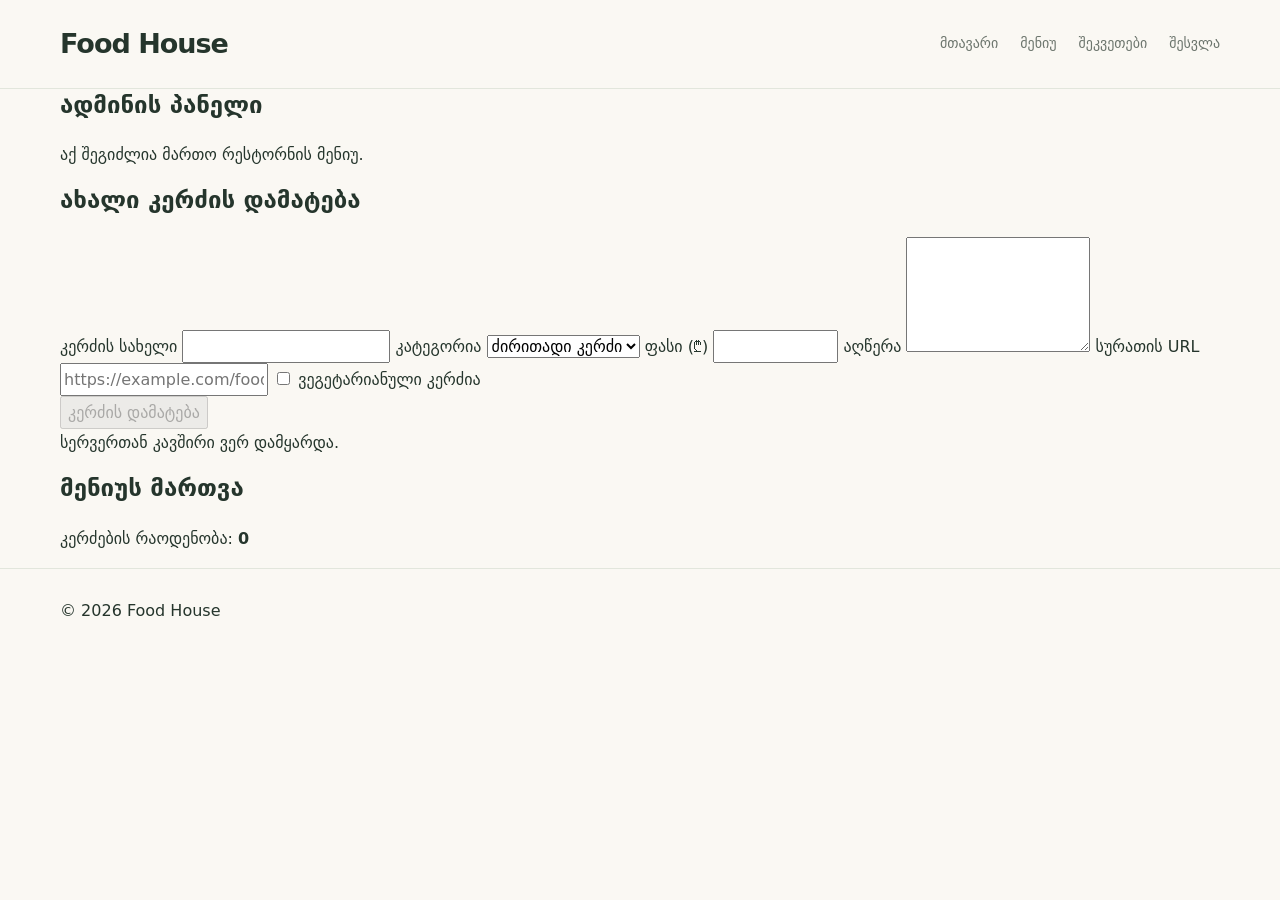
<file: restaurant/admin.html>
<!doctype html>
<html lang="ka">
  <head>
    <meta charset="UTF-8" />
    <meta name="viewport" content="width=device-width, initial-scale=1.0" />
    <title>ადმინის პანელი | Food House</title>
    <link rel="stylesheet" href="css/style.css" />

    <script src="js/auth.js" defer></script>
    <script src="js/cart.js" defer></script>
    <script src="js/common.js" defer></script>
    <script src="js/data.js" defer></script>
    <script src="js/pages.js" defer></script>
  </head>
  <body>
    <header class="site-header">
      <div class="container header-content">
        <a class="logo" href="index.html">Food House</a>

        <button
          class="menu-toggle"
          id="menuToggle"
          aria-label="მენიუს გახსნა"
          aria-expanded="false"
        >
          ☰
        </button>

        <nav class="nav-menu" id="navMenu">
          <a href="index.html">მთავარი</a>
          <a href="menu.html">მენიუ</a>
          <a href="orders.html">შეკვეთები</a>
          <a href="login.html">შესვლა</a>
        </nav>
      </div>
    </header>

    <main class="container admin-page">
      <section class="admin-heading">
        <h1>ადმინის პანელი</h1>
        <p>აქ შეგიძლია მართო რესტორნის მენიუ.</p>
      </section>

      <section class="admin-form-section">
        <h2 id="adminFormTitle">ახალი კერძის დამატება</h2>

        <form id="dishForm">
          <input type="hidden" id="editDishId" />

          <label for="dishName">კერძის სახელი</label>
          <input type="text" id="dishName" required maxlength="80" />

          <label for="dishCategory">კატეგორია</label>
          <select id="dishCategory" required>
            <option value="ძირითადი კერძი">ძირითადი კერძი</option>
            <option value="სალათი">სალათი</option>
            <option value="დესერტი">დესერტი</option>
            <option value="სასმელი">სასმელი</option>
          </select>

          <label for="dishPrice">ფასი (₾)</label>
          <input
            type="number"
            id="dishPrice"
            min="0.01"
            max="10000"
            step="0.01"
            required
          />

          <label for="dishDescription">აღწერა</label>
          <textarea
            id="dishDescription"
            rows="4"
            maxlength="500"
            required
          ></textarea>

          <label for="dishImage">სურათის URL</label>
          <input
            type="url"
            id="dishImage"
            placeholder="https://example.com/food.webp"
            required
          />

          <label class="admin-checkbox">
            <input type="checkbox" id="dishVegetarian" />
            ვეგეტარიანული კერძია
          </label>

          <div class="admin-form-actions">
            <button type="submit" class="auth-button" id="saveDishButton">
              კერძის დამატება
            </button>

            <button
              type="button"
              class="cancel-edit-button"
              id="cancelEditButton"
              hidden
            >
              გაუქმება
            </button>
          </div>

          <p id="adminMessage" role="status" aria-live="polite"></p>
        </form>
      </section>

      <section class="admin-dishes-section">
        <h2>მენიუს მართვა</h2>
        <p>კერძების რაოდენობა: <strong id="adminDishCount">0</strong></p>
        <div id="adminDishList" class="admin-dish-list"></div>
      </section>
    </main>

    <footer class="site-footer">
      <div class="container">
        <p>© <span id="currentYear"></span> Food House</p>
      </div>
    </footer>
  </body>
</html>
</file>
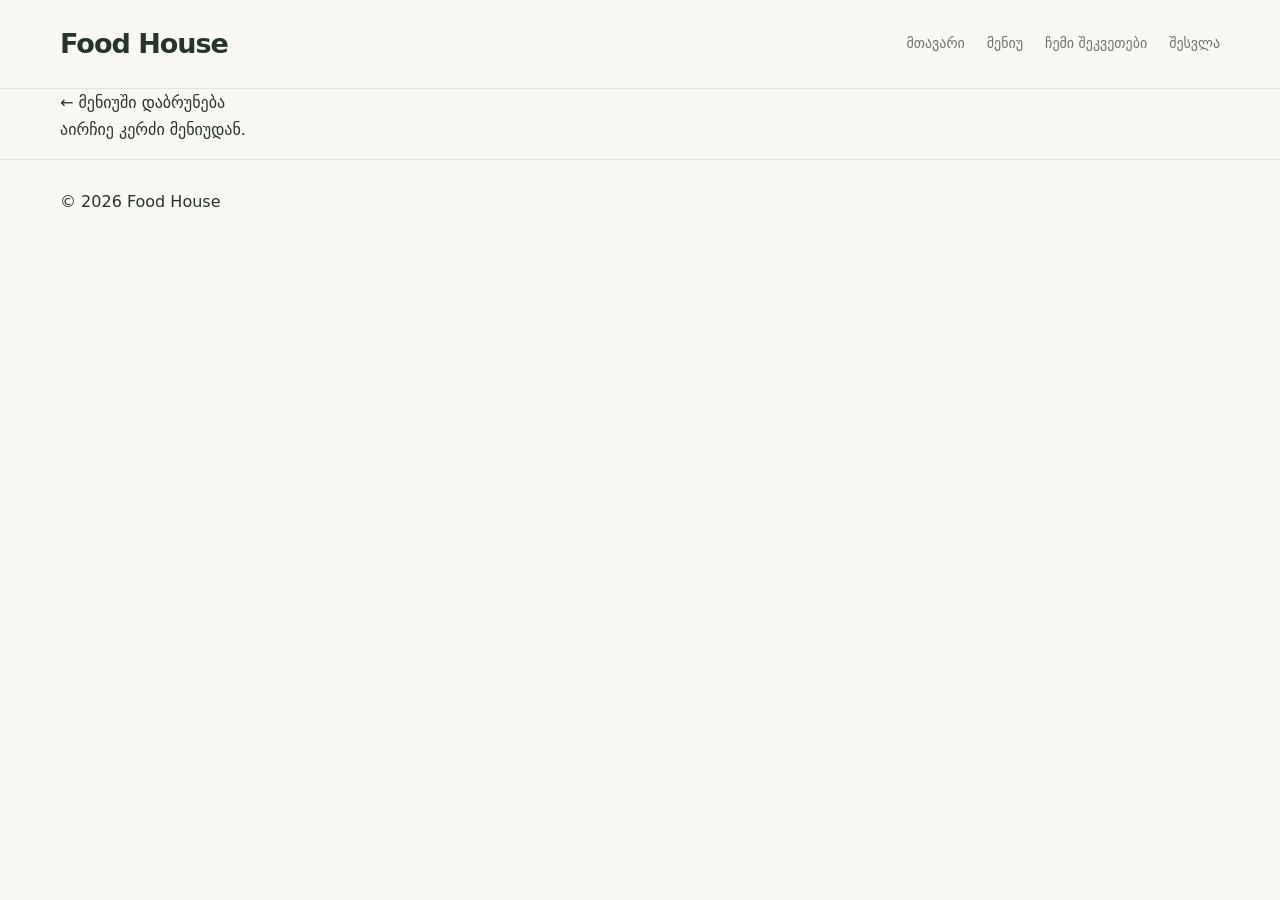
<file: restaurant/details.html>
<!doctype html>
<html lang="ka">
  <head>
    <meta charset="UTF-8" />
    <meta name="viewport" content="width=device-width, initial-scale=1.0" />
    <title>კერძის დეტალები | Food House</title>
    <link rel="stylesheet" href="css/style.css" />

    <script src="js/auth.js" defer></script>
    <script src="js/cart.js" defer></script>
    <script src="js/common.js" defer></script>
    <script src="js/data.js" defer></script>
    <script src="js/pages.js" defer></script>
  </head>
  <body>
    <header class="site-header">
      <div class="container header-content">
        <a class="logo" href="index.html">Food House</a>

        <button
          class="menu-toggle"
          id="menuToggle"
          aria-label="მენიუს გახსნა"
          aria-expanded="false"
        >
          ☰
        </button>

        <nav class="nav-menu" id="navMenu">
          <a href="index.html">მთავარი</a>
          <a href="menu.html">მენიუ</a>
          <a href="orders.html">ჩემი შეკვეთები</a>
          <a href="login.html">შესვლა</a>
        </nav>
      </div>
    </header>

    <main class="container details-page">
      <a class="back-link" href="menu.html">← მენიუში დაბრუნება</a>

      <section id="dishDetails" class="dish-details">
        <p>კერძის ინფორმაცია იტვირთება...</p>
      </section>

      <p id="detailsMessage" class="details-message" role="status"></p>
    </main>

    <footer class="site-footer">
      <div class="container">
        <p>© <span id="currentYear"></span> Food House</p>
      </div>
    </footer>
  </body>
</html>
</file>
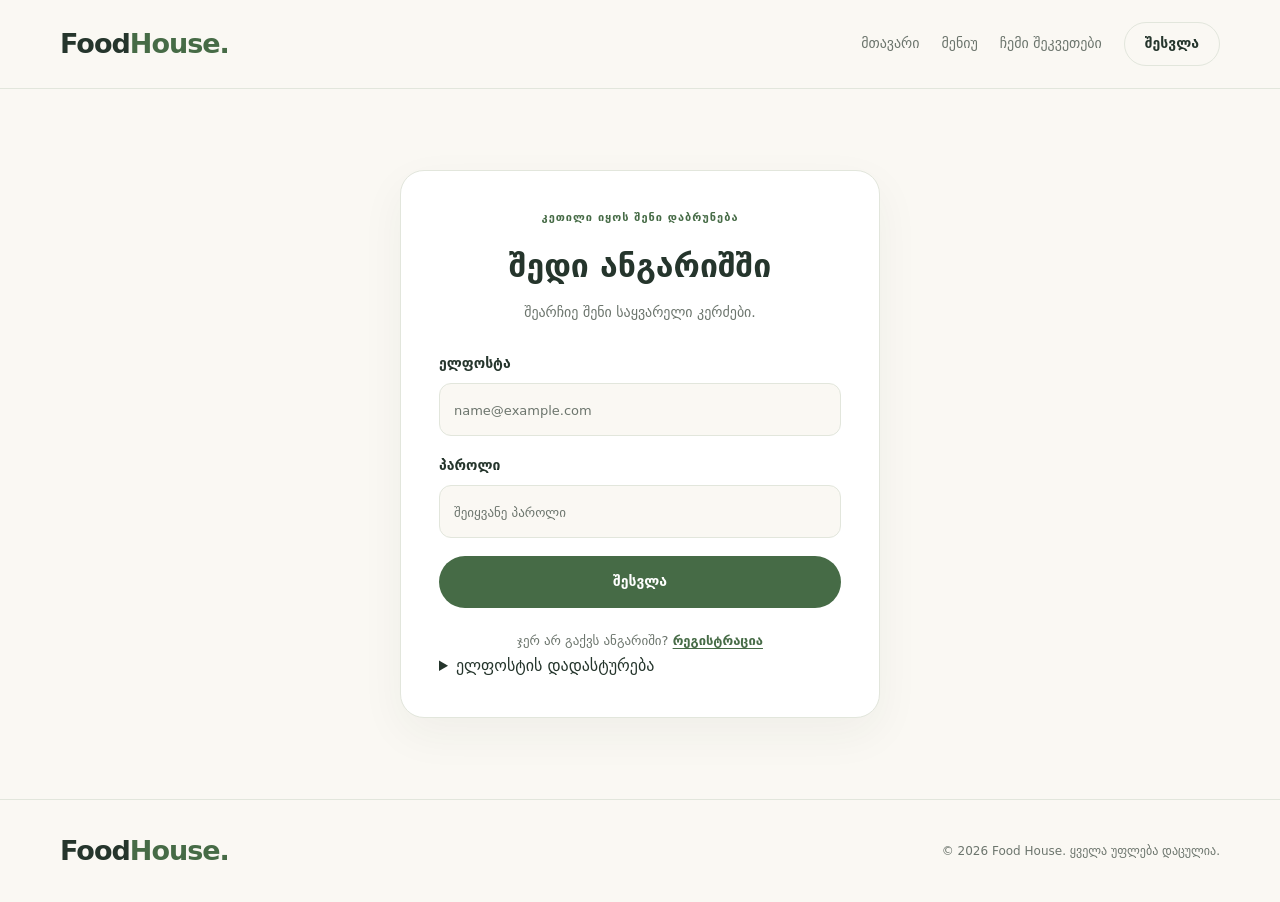
<file: restaurant/login.html>
<!DOCTYPE html>
<html lang="ka">
<head>
    <meta charset="UTF-8">
    <meta name="viewport" content="width=device-width, initial-scale=1.0">

    <title>შესვლა | Food House</title>

    <link rel="stylesheet" href="css/style.css">

    <script src="js/auth.js" defer></script>
    <script src="js/common.js" defer></script>
</head>

<body>
    <header class="site-header">
        <div class="container header-content">
            <a href="index.html" class="logo">
                Food<span>House.</span>
            </a>

            <button
                type="button"
                class="menu-toggle"
                id="menuToggle"
                aria-label="მენიუს გახსნა"
                aria-controls="navMenu"
                aria-expanded="false"
            >
                <span></span>
                <span></span>
                <span></span>
            </button>

            <nav class="nav-menu" id="navMenu" aria-label="მთავარი ნავიგაცია">
                <a href="index.html">მთავარი</a>
                <a href="menu.html">მენიუ</a>

                <a href="orders.html" class="orders-link">
                    ჩემი შეკვეთები
                    <span
                        class="orders-badge"
                        id="ordersBadge"
                        role="status"
                        aria-live="polite"
                        hidden
                    ></span>
                </a>

                <div class="nav-auth" id="authArea">
                    <a href="login.html" class="button button-small button-outline">
                        შესვლა
                    </a>
                </div>
            </nav>
        </div>
    </header>

    <main class="auth-page">
        <section class="auth-card" aria-labelledby="loginTitle">
            <div class="auth-heading">
                <p class="eyebrow">კეთილი იყოს შენი დაბრუნება</p>
                <h1 id="loginTitle">შედი ანგარიშში</h1>
                <p>შეარჩიე შენი საყვარელი კერძები.</p>
            </div>

            <form id="loginForm" class="auth-form">
                <div class="form-field">
                    <label for="loginEmail">ელფოსტა</label>
                    <input
                        type="email"
                        id="loginEmail"
                        name="email"
                        placeholder="name@example.com"
                        autocomplete="username"
                        required
                    >
                </div>

                <div class="form-field">
                    <label for="loginPassword">პაროლი</label>
                    <input
                        type="password"
                        id="loginPassword"
                        name="password"
                        placeholder="შეიყვანე პაროლი"
                        autocomplete="current-password"
                        required
                    >
                </div>

                <p
                    id="loginMessage"
                    class="form-message"
                    role="status"
                    aria-live="polite"
                ></p>

                <button type="submit" class="button button-primary auth-submit">
                    შესვლა
                </button>

                <p class="auth-switch">
                    ჯერ არ გაქვს ანგარიში?
                    <a href="register.html">რეგისტრაცია</a>
                </p>
            </form>
        </section>
    </main>

    <footer class="site-footer">
        <div class="container footer-content">
            <a href="index.html" class="logo">
                Food<span>House.</span>
            </a>

            <p>
                © <span id="currentYear"></span>
                Food House. ყველა უფლება დაცულია.
            </p>
        </div>
    </footer>
</body>
</html>
</file>
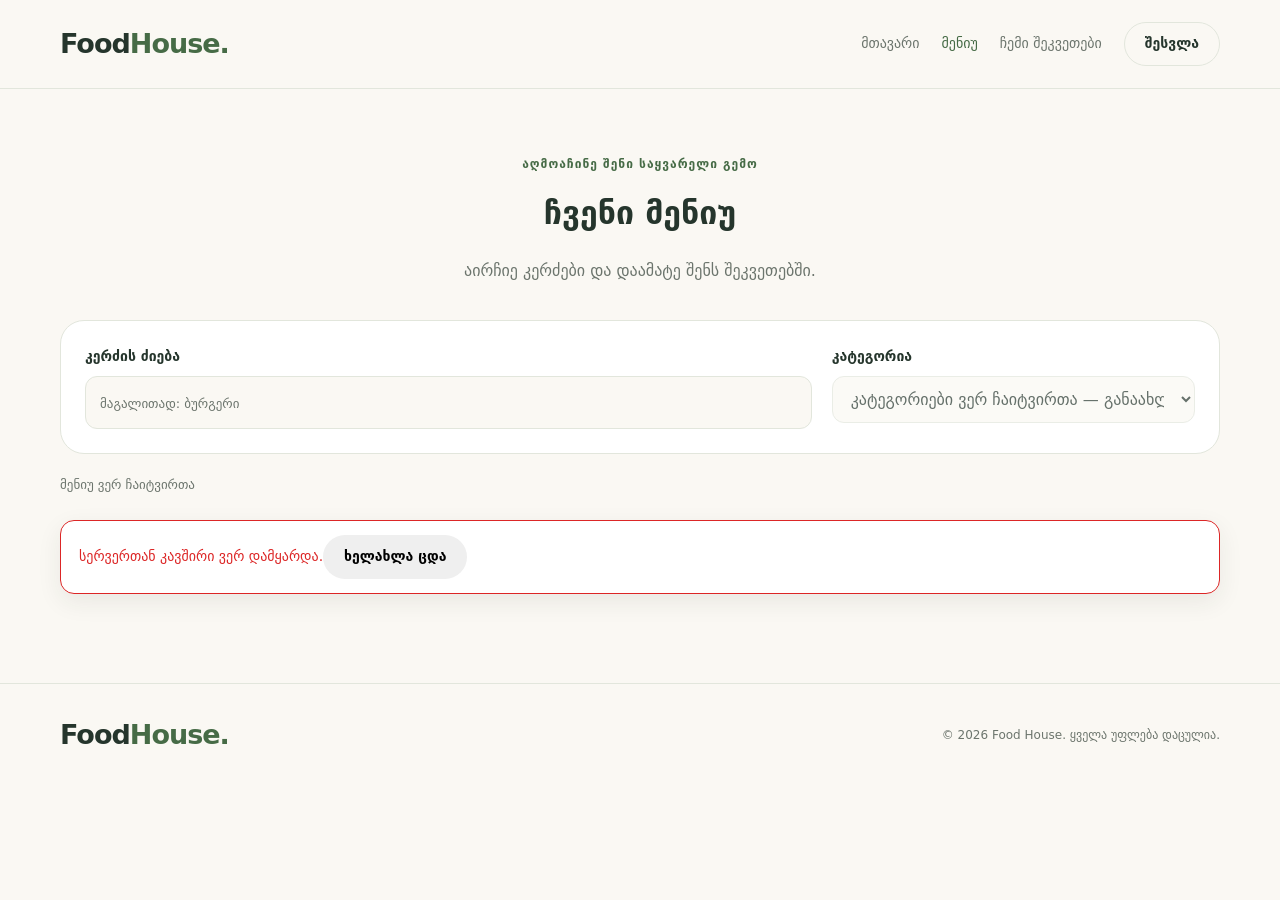
<file: restaurant/menu.html>
<!doctype html>
<html lang="ka">
  <head>
    <meta charset="UTF-8" />

    <meta name="viewport" content="width=device-width, initial-scale=1.0" />

    <title>მენიუ | Food House</title>

    <link rel="stylesheet" href="css/style.css" />

    <script src="js/auth.js" defer></script>
    <script src="js/cart.js" defer></script>
    <script src="js/common.js" defer></script>
    <script src="js/data.js" defer></script>
    <script src="js/menu.js" defer></script>
  </head>

  <body>
    <header class="site-header">
      <div class="container header-content">
        <a href="index.html" class="logo"> Food<span>House.</span> </a>

        <button
          type="button"
          class="menu-toggle"
          id="menuToggle"
          aria-label="მენიუს გახსნა"
          aria-controls="navMenu"
          aria-expanded="false"
        >
          <span></span>
          <span></span>
          <span></span>
        </button>

        <nav class="nav-menu" id="navMenu" aria-label="მთავარი ნავიგაცია">
          <a href="index.html">მთავარი</a>
          <a href="menu.html" aria-current="page">მენიუ</a>

          <a href="orders.html" class="orders-link">
            ჩემი შეკვეთები

            <span
              class="orders-badge"
              id="ordersBadge"
              role="status"
              aria-live="polite"
              hidden
            ></span>
          </a>

          <div class="nav-auth" id="authArea">
            <a href="login.html" class="button button-small button-outline">
              შესვლა
            </a>
          </div>
        </nav>
      </div>
    </header>

    <main class="section">
      <div class="container">
        <div class="section-heading">
          <p class="eyebrow">აღმოაჩინე შენი საყვარელი გემო</p>
          <h1>ჩვენი მენიუ</h1>
          <p>აირჩიე კერძები და დაამატე შენს შეკვეთებში.</p>
        </div>

        <div class="menu-filters">
          <div class="form-field">
            <label for="productSearch">კერძის ძიება</label>

            <input
              type="search"
              id="productSearch"
              placeholder="მაგალითად: ბურგერი"
            />
          </div>

          <div class="form-field">
            <label for="categoryFilter">კატეგორია</label>

            <select id="categoryFilter">
              <option value="all">ყველა კატეგორია</option>
            </select>
          </div>
        </div>

        <p
          id="resultsCount"
          class="results-count"
          role="status"
          aria-live="polite"
        ></p>

        <div
          id="menuMessage"
          class="menu-message"
          role="status"
          aria-live="polite"
          aria-atomic="true"
        ></div>

        <div class="products-grid" id="productsGrid"></div>

        <div class="empty-products" id="emptyProducts" hidden>
          <h2>კერძი ვერ მოიძებნა</h2>
          <p>შეცვალე საძიებო სიტყვა ან კატეგორია.</p>
        </div>
      </div>
    </main>

    <footer class="site-footer">
      <div class="container footer-content">
        <a href="index.html" class="logo"> Food<span>House.</span> </a>

        <p>
          © <span id="currentYear"></span>
          Food House. ყველა უფლება დაცულია.
        </p>
      </div>
    </footer>
  </body>
</html>
</file>
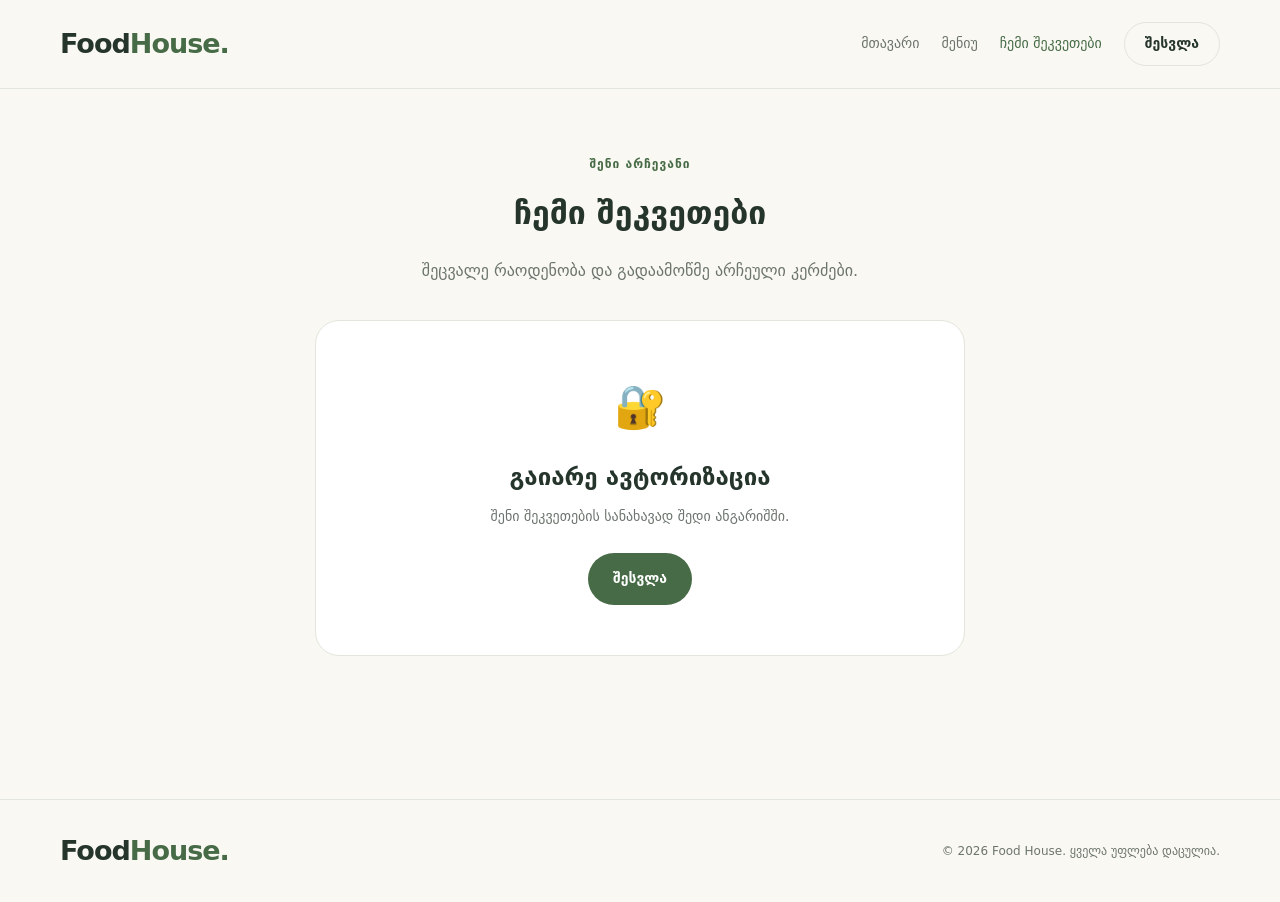
<file: restaurant/orders.html>
<!DOCTYPE html>
<html lang="ka">
<head>
    <meta charset="UTF-8">

    <meta
        name="viewport"
        content="width=device-width, initial-scale=1.0"
    >

    <title>ჩემი შეკვეთები | Food House</title>

    <link rel="stylesheet" href="css/style.css">

    <script src="js/auth.js" defer></script>
    <script src="js/cart.js" defer></script>
    <script src="js/common.js" defer></script>
    <script src="js/orders.js" defer></script>
</head>

<body>
    <header class="site-header">
        <div class="container header-content">
            <a href="index.html" class="logo">
                Food<span>House.</span>
            </a>

            <button
                type="button"
                class="menu-toggle"
                id="menuToggle"
                aria-label="მენიუს გახსნა"
                aria-controls="navMenu"
                aria-expanded="false"
            >
                <span></span>
                <span></span>
                <span></span>
            </button>

            <nav
                class="nav-menu"
                id="navMenu"
                aria-label="მთავარი ნავიგაცია"
            >
                <a href="index.html">მთავარი</a>
                <a href="menu.html">მენიუ</a>

                <a
                    href="orders.html"
                    class="orders-link"
                    aria-current="page"
                >
                    ჩემი შეკვეთები

                    <span
                        class="orders-badge"
                        id="ordersBadge"
                        role="status"
                        aria-live="polite"
                        hidden
                    ></span>
                </a>

                <div class="nav-auth" id="authArea">
                    <a
                        href="login.html"
                        class="button button-small button-outline"
                    >
                        შესვლა
                    </a>
                </div>
            </nav>
        </div>
    </header>

    <main class="section orders-page">
        <div class="container">
            <div class="section-heading">
                <p class="eyebrow">შენი არჩევანი</p>
                <h1>ჩემი შეკვეთები</h1>
                <p>შეცვალე რაოდენობა და გადაამოწმე არჩეული კერძები.</p>
            </div>

            <p
                id="ordersMessage"
                class="form-message"
                role="status"
                aria-live="polite"
            ></p>

            <!-- გამოჩნდება ავტორიზაციის გარეშე -->
            <section class="orders-state" id="loginRequired" hidden>
                <span class="orders-state-icon" aria-hidden="true">🔐</span>
                <h2>გაიარე ავტორიზაცია</h2>
                <p>შენი შეკვეთების სანახავად შედი ანგარიშში.</p>

                <a href="login.html" class="button button-primary">
                    შესვლა
                </a>
            </section>

            <!-- გამოჩნდება ცარიელი კალათის დროს -->
            <section class="orders-state" id="emptyOrders" hidden>
                <span class="orders-state-icon" aria-hidden="true">🛍️</span>
                <h2>ჯერ არაფერი აგირჩევია</h2>
                <p>გადადი მენიუში და დაამატე შენი საყვარელი კერძები.</p>

                <a href="menu.html" class="button button-primary">
                    მენიუს ნახვა →
                </a>
            </section>

            <!-- არჩეული პროდუქტები და ჯამური ფასი -->
            <div class="orders-layout" id="ordersLayout" hidden>
                <section aria-label="არჩეული პროდუქტები">
                    <div class="orders-list" id="ordersList"></div>
                </section>

                <aside class="order-summary">
                    <h2>შენი არჩევანის ჯამი</h2>

                    <div class="summary-row">
                        <span>რაოდენობა</span>
                        <strong id="summaryQuantity">0</strong>
                    </div>

                    <div class="summary-row summary-total">
                        <span>ჯამური ფასი</span>
                        <strong id="summaryTotal">0 ₾</strong>
                    </div>

                    <a
                        href="menu.html"
                        class="button button-outline summary-link"
                    >
                        კერძების დამატება
                    </a>

                    <p class="summary-note">
                        აქ ნაჩვენებია არჩეული პროდუქტები.
                        შეკვეთა რესტორანში ჯერ არ გაგზავნილა.
                    </p>
                </aside>
            </div>
        </div>
    </main>

    <footer class="site-footer">
        <div class="container footer-content">
            <a href="index.html" class="logo">
                Food<span>House.</span>
            </a>

            <p>
                © <span id="currentYear"></span>
                Food House. ყველა უფლება დაცულია.
            </p>
        </div>
    </footer>
</body>
</html>
</file>
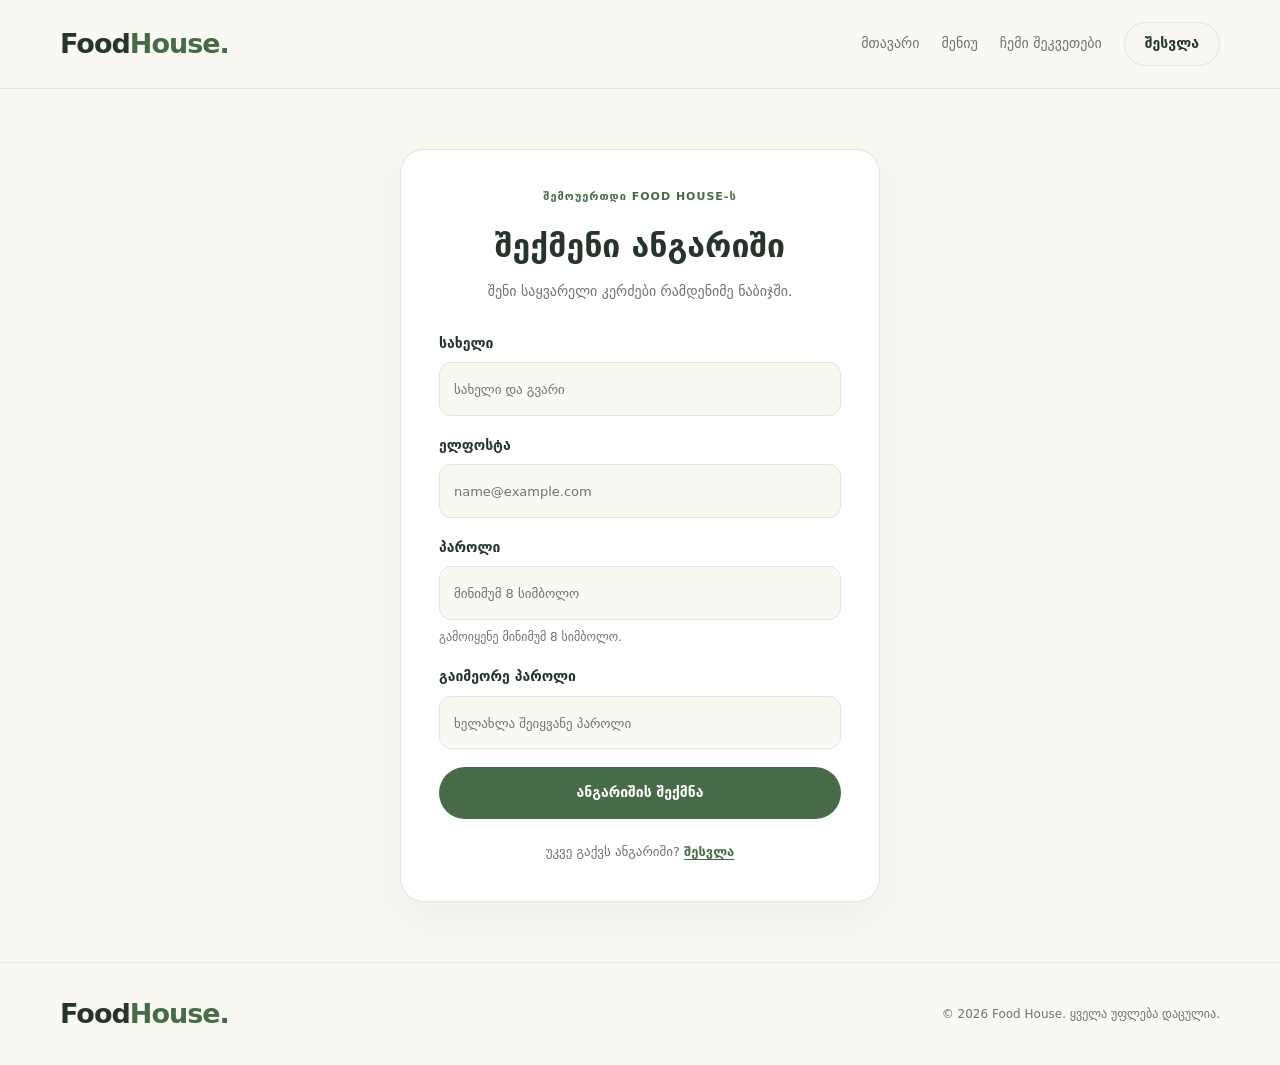
<file: restaurant/register.html>
<!DOCTYPE html>
<html lang="ka">
<head>
    <meta charset="UTF-8">
    <meta name="viewport" content="width=device-width, initial-scale=1.0">

    <title>რეგისტრაცია | Food House</title>

    <link rel="stylesheet" href="css/style.css">

    <script src="js/auth.js" defer></script>
    <script src="js/common.js" defer></script>
</head>

<body>
    <header class="site-header">
        <div class="container header-content">
            <a href="index.html" class="logo">
                Food<span>House.</span>
            </a>

            <button
                type="button"
                class="menu-toggle"
                id="menuToggle"
                aria-label="მენიუს გახსნა"
                aria-controls="navMenu"
                aria-expanded="false"
            >
                <span></span>
                <span></span>
                <span></span>
            </button>

            <nav class="nav-menu" id="navMenu" aria-label="მთავარი ნავიგაცია">
                <a href="index.html">მთავარი</a>
                <a href="menu.html">მენიუ</a>

                <a href="orders.html" class="orders-link">
                    ჩემი შეკვეთები
                    <span
                        class="orders-badge"
                        id="ordersBadge"
                        role="status"
                        aria-live="polite"
                        hidden
                    ></span>
                </a>

                <div class="nav-auth" id="authArea">
                    <a href="login.html" class="button button-small button-outline">
                        შესვლა
                    </a>
                </div>
            </nav>
        </div>
    </header>

    <main class="auth-page">
        <section class="auth-card" aria-labelledby="registerTitle">
            <div class="auth-heading">
                <p class="eyebrow">შემოუერთდი FOOD HOUSE-ს</p>
                <h1 id="registerTitle">შექმენი ანგარიში</h1>
                <p>შენი საყვარელი კერძები რამდენიმე ნაბიჯში.</p>
            </div>

            <form id="registerForm" class="auth-form">
                <div class="form-field">
                    <label for="registerName">სახელი</label>
                    <input
                        type="text"
                        id="registerName"
                        name="name"
                        placeholder="შენი სახელი"
                        autocomplete="name"
                        minlength="2"
                        maxlength="50"
                        required
                    >
                </div>

                <div class="form-field">
                    <label for="registerEmail">ელფოსტა</label>
                    <input
                        type="email"
                        id="registerEmail"
                        name="email"
                        placeholder="name@example.com"
                        autocomplete="email"
                        required
                    >
                </div>

                <div class="form-field">
                    <label for="registerPassword">პაროლი</label>
                    <input
                        type="password"
                        id="registerPassword"
                        name="password"
                        placeholder="მინიმუმ 8 სიმბოლო"
                        autocomplete="new-password"
                        minlength="8"
                        aria-describedby="passwordHint"
                        required
                    >
                    <small id="passwordHint">
                        გამოიყენე მინიმუმ 8 სიმბოლო.
                    </small>
                </div>

                <div class="form-field">
                    <label for="confirmPassword">გაიმეორე პაროლი</label>
                    <input
                        type="password"
                        id="confirmPassword"
                        name="confirmPassword"
                        placeholder="ხელახლა შეიყვანე პაროლი"
                        autocomplete="new-password"
                        minlength="8"
                        required
                    >
                </div>

                <p
                    id="registerMessage"
                    class="form-message"
                    role="status"
                    aria-live="polite"
                ></p>

                <button type="submit" class="button button-primary auth-submit">
                    ანგარიშის შექმნა
                </button>

                <p class="auth-switch">
                    უკვე გაქვს ანგარიში?
                    <a href="login.html">შესვლა</a>
                </p>
            </form>
        </section>
    </main>

    <footer class="site-footer">
        <div class="container footer-content">
            <a href="index.html" class="logo">
                Food<span>House.</span>
            </a>

            <p>
                © <span id="currentYear"></span>
                Food House. ყველა უფლება დაცულია.
            </p>
        </div>
    </footer>
</body>
</html>
</file>
<file: restaurant/css/style.css>
/* ---------- საერთო სტილები ---------- */

:root {
    --background: #faf8f3;
    --surface: #ffffff;
    --text: #25352c;
    --muted: #6c756d;
    --accent: #466b46;
    --accent-hover: #345235;
    --border: #e2e6dc;
    --soft-green: #eef2e7;
    --danger: #dc2626;
    --radius: 24px;
}

* {
    box-sizing: border-box;
}

html {
    scroll-behavior: smooth;
    scroll-padding-top: 100px;
}

body {
    margin: 0;
    background: var(--background);
    color: var(--text);
    font-family: system-ui, -apple-system, "Segoe UI", sans-serif;
    line-height: 1.7;
}

body,
button,
input,
select,
textarea {
    font-family: system-ui, -apple-system, "Segoe UI", sans-serif;
}

a {
    color: inherit;
    text-decoration: none;
}

button,
input,
select,
textarea {
    font: inherit;
}

button {
    cursor: pointer;
}

img {
    display: block;
    max-width: 100%;
}

h1,
h2,
h3,
p {
    margin-top: 0;
}

h1,
h2,
h3 {
    line-height: 1.35;
}

[hidden] {
    display: none !important;
}

:focus-visible {
    outline: 3px solid var(--accent);
    outline-offset: 4px;
}

.container {
    width: min(1160px, 90%);
    margin-inline: auto;
}

/* ---------- ნავიგაცია ---------- */

.site-header {
    position: relative;
    z-index: 20;
    background: var(--background);
    border-bottom: 1px solid var(--border);
}

.header-content {
    display: flex;
    align-items: center;
    justify-content: space-between;
    gap: 24px;
    min-height: 88px;
}

.logo {
    flex-shrink: 0;
    font-size: 27px;
    font-weight: 800;
    letter-spacing: -1px;
}

.logo span {
    color: var(--accent);
}

.nav-menu {
    display: flex;
    align-items: center;
    gap: 25px;
}

.nav-menu > a {
    color: var(--muted);
    font-size: 14px;
    transition: color 0.2s ease;
}

.nav-menu > a:hover,
.nav-menu > a[aria-current="page"] {
    color: var(--accent);
}

.nav-auth {
    display: flex;
    align-items: center;
    gap: 12px;
}

.orders-link {
    display: inline-flex;
    align-items: center;
    gap: 7px;
}

.orders-badge {
    display: inline-flex;
    align-items: center;
    justify-content: center;
    min-width: 18px;
    height: 18px;
    padding-inline: 5px;
    border-radius: 999px;
    background: var(--danger);
    color: white;
    font-size: 11px;
    font-weight: 700;
    line-height: 1;
}

.menu-toggle {
    display: none;
    align-items: center;
    justify-content: center;
    flex-direction: column;
    gap: 5px;
    width: 44px;
    height: 44px;
    padding: 10px;
    border: 1px solid var(--border);
    border-radius: 12px;
    background: var(--surface);
}

.menu-toggle span {
    display: block;
    width: 21px;
    height: 2px;
    background: var(--text);
}

/* ---------- ღილაკები ---------- */

.button {
    display: inline-flex;
    align-items: center;
    justify-content: center;
    gap: 8px;
    padding: 13px 24px;
    border: 1px solid transparent;
    border-radius: 999px;
    font-size: 14px;
    font-weight: 600;
    text-align: center;
    transition:
        background-color 0.2s ease,
        border-color 0.2s ease,
        color 0.2s ease;
}

.button-primary {
    background: var(--accent);
    color: white;
}

.button-primary:hover {
    background: var(--accent-hover);
}

.button-outline {
    border-color: var(--border);
    background: transparent;
    color: var(--text);
}

.button-outline:hover {
    border-color: var(--accent);
    background: var(--soft-green);
    color: var(--accent);
}

.button-small {
    padding: 8px 20px;
}

/* ---------- მთავარი ბლოკი ---------- */

.hero {
    padding-block: 76px 90px;
}

.hero-grid {
    display: grid;
    grid-template-columns: 1.1fr 1fr;
    align-items: center;
    gap: 64px;
}

.eyebrow {
    margin-bottom: 18px;
    color: var(--accent);
    font-size: 12px;
    font-weight: 700;
    letter-spacing: 1px;
}

.hero h1 {
    margin-bottom: 24px;
    font-size: clamp(34px, 4vw, 54px);
    letter-spacing: -1.5px;
}

.hero h1 span {
    color: var(--accent);
}

.hero-description {
    max-width: 470px;
    margin-bottom: 30px;
    color: var(--muted);
    font-size: 16px;
}

.hero-actions {
    display: flex;
    flex-wrap: wrap;
    gap: 12px;
}

.hero-note {
    display: flex;
    align-items: center;
    gap: 8px;
    margin-top: 24px;
    margin-bottom: 0;
    color: var(--muted);
    font-size: 12px;
}

.status-dot {
    width: 7px;
    height: 7px;
    border-radius: 50%;
    background: var(--accent);
}

.hero-visual {
    position: relative;
    min-width: 0;
}

.hero-image {
    width: 100%;
    height: auto;
    aspect-ratio: 1;
    border-radius: 36px;
    object-fit: cover;
    background: var(--soft-green);
}

.hero-label {
    position: absolute;
    right: 20px;
    bottom: 20px;
    left: 20px;
    display: flex;
    align-items: center;
    justify-content: center;
    gap: 10px;
    padding: 15px;
    border: 1px solid var(--border);
    border-radius: 18px;
    background: var(--surface);
    font-size: 13px;
    font-weight: 600;
}

.hero-label span {
    color: var(--accent);
    font-size: 22px;
}

/* ---------- სექციები ---------- */

.section {
    padding-block: 65px;
}

.about-section {
    background: var(--soft-green);
}

.section-heading {
    max-width: 620px;
    margin: 0 auto 36px;
    text-align: center;
}

.section-heading h2,
.menu-banner h2 {
    margin-bottom: 14px;
    font-size: clamp(25px, 3vw, 34px);
}

.section-heading > p:last-child {
    color: var(--muted);
}

.features-grid {
    display: grid;
    grid-template-columns: repeat(3, 1fr);
    gap: 22px;
}

.feature-card {
    padding: 30px;
    border: 1px solid var(--border);
    border-radius: var(--radius);
    background: var(--surface);
}

.feature-icon {
    display: inline-block;
    margin-bottom: 18px;
    font-size: 32px;
}

.feature-card h3 {
    margin-bottom: 12px;
    font-size: 18px;
}

.feature-card p {
    margin-bottom: 0;
    color: var(--muted);
    font-size: 14px;
}

.menu-banner {
    display: flex;
    align-items: center;
    justify-content: space-between;
    gap: 24px;
    padding: 40px;
    border: 1px solid var(--border);
    border-radius: var(--radius);
    background: var(--surface);
}

.menu-banner .eyebrow {
    margin-bottom: 10px;
}

.menu-banner h2 {
    margin-bottom: 0;
}

.menu-banner .button {
    flex-shrink: 0;
}

/* ---------- ქვედა ნაწილი ---------- */

.site-footer {
    padding-block: 28px;
    border-top: 1px solid var(--border);
}

.footer-content {
    display: flex;
    align-items: center;
    justify-content: space-between;
    gap: 20px;
}

.footer-content p {
    margin-bottom: 0;
    color: var(--muted);
    font-size: 12px;
}

/* ---------- პატარა ეკრანები ---------- */

@media (max-width: 900px) {
    .menu-toggle {
        display: flex;
    }

    .header-content {
        min-height: 76px;
    }

    .nav-menu {
        display: none;
        position: absolute;
        top: 100%;
        right: 0;
        left: 0;
        flex-direction: column;
        align-items: stretch;
        gap: 0;
        padding: 16px 5% 24px;
        border-bottom: 1px solid var(--border);
        background: var(--background);
        box-shadow: 0 15px 25px rgb(37 53 44 / 8%);
    }

    .nav-menu.open {
        display: flex;
    }

    .nav-menu > a {
        padding-block: 13px;
    }

    .nav-auth {
        flex-wrap: wrap;
        margin-top: 12px;
    }

    .hero {
        padding-block: 45px 60px;
    }

    .hero-grid {
        grid-template-columns: 1fr;
        gap: 35px;
    }

    .hero-description {
        max-width: 600px;
    }

    .hero-visual {
        width: 100%;
        max-width: 550px;
        margin-inline: auto;
    }

    .features-grid {
        grid-template-columns: 1fr;
    }

    .menu-banner {
        align-items: flex-start;
        flex-direction: column;
        padding: 28px;
    }
}

@media (max-width: 500px) {
    .logo {
        font-size: 24px;
    }

    .hero-actions {
        flex-direction: column;
    }

    .hero-actions .button {
        width: 100%;
    }

    .section {
        padding-block: 45px;
    }

    .footer-content {
        align-items: flex-start;
        flex-direction: column;
    }
}

@media (prefers-reduced-motion: reduce) {
    html {
        scroll-behavior: auto;
    }

    *,
    *::before,
    *::after {
        transition: none !important;
    }
}

/* ---------- ავტორიზაციის გვერდები ---------- */

.auth-page {
    display: grid;
    place-items: center;
    min-height: calc(100svh - 190px);
    padding: 60px 5%;
}

.auth-card {
    width: 100%;
    max-width: 480px;
    padding: 38px;
    border: 1px solid var(--border);
    border-radius: var(--radius);
    background: var(--surface);
    box-shadow: 0 16px 45px rgb(37 53 44 / 5%);
}

.auth-heading {
    margin-bottom: 28px;
    text-align: center;
}

.auth-heading .eyebrow {
    font-size: 11px;
}

.auth-heading h1 {
    margin-bottom: 12px;
    font-size: clamp(26px, 4vw, 32px);
}

.auth-heading > p:last-child {
    margin-bottom: 0;
    color: var(--muted);
    font-size: 14px;
}

.auth-form {
    display: flex;
    flex-direction: column;
    gap: 18px;
}

.form-field {
    display: flex;
    flex-direction: column;
    gap: 7px;
}

.form-field label {
    font-size: 14px;
    font-weight: 600;
}

.form-field input {
    width: 100%;
    min-width: 0;
    padding: 12px 14px;
    border: 1px solid var(--border);
    border-radius: 12px;
    background: var(--background);
    color: var(--text);
    font-size: 16px;
    transition:
        border-color 0.2s ease,
        background-color 0.2s ease;
}

.form-field input::placeholder {
    color: var(--muted);
    font-size: 13px;
}

.form-field input:focus {
    border-color: var(--accent);
    background: var(--surface);
}

.form-field small {
    color: var(--muted);
    font-size: 12px;
}

.auth-submit {
    width: 100%;
}

.auth-submit:disabled {
    cursor: wait;
    opacity: 0.65;
}

.form-message {
    margin: 0;
    font-size: 13px;
    overflow-wrap: anywhere;
}

.form-message:empty {
    display: none;
}

.form-message.error {
    color: var(--danger);
}

.form-message.success {
    color: var(--accent);
}

.auth-switch {
    margin: 4px 0 0;
    color: var(--muted);
    font-size: 13px;
    text-align: center;
}

.auth-switch a {
    color: var(--accent);
    font-weight: 700;
    text-decoration: underline;
    text-underline-offset: 3px;
}

/* ---------- შესული მომხმარებელი ---------- */

.account-name {
    max-width: 160px;
    color: var(--accent);
    font-size: 13px;
    font-weight: 600;
    overflow-wrap: anywhere;
}

.logout-button {
    flex-shrink: 0;
}

.logout-button:hover {
    border-color: var(--accent);
    background: var(--soft-green);
}

@media (max-width: 900px) {
    .nav-auth {
        justify-content: space-between;
        gap: 15px;
    }

    .account-name {
        max-width: 70%;
    }
}

@media (max-width: 500px) {
    .auth-page {
        padding: 35px 5%;
    }

    .auth-card {
        padding: 26px 20px;
    }
}

/* ---------- მენიუს ფილტრები ---------- */

.menu-filters {
    display: grid;
    grid-template-columns: 2fr 1fr;
    gap: 20px;
    padding: 24px;
    margin-bottom: 20px;
    border: 1px solid var(--border);
    border-radius: var(--radius);
    background: var(--surface);
}

.menu-filters select {
    width: 100%;
    min-width: 0;
    padding: 12px 14px;
    border: 1px solid var(--border);
    border-radius: 12px;
    background: var(--background);
    color: var(--text);
    font-size: 16px;
}

.results-count {
    margin-bottom: 24px;
    color: var(--muted);
    font-size: 13px;
}

/* ---------- შეტყობინებები ---------- */

.menu-message:empty {
    display: none;
}

.menu-message {
    position: sticky;
    top: 12px;
    z-index: 10;
    padding: 14px 18px;
    margin-bottom: 24px;
    border: 1px solid var(--border);
    border-radius: 14px;
    background: var(--surface);
    box-shadow: 0 8px 24px rgb(37 53 44 / 8%);
    font-size: 14px;
}

.menu-message.success {
    border-color: var(--accent);
    color: var(--accent);
}

.menu-message.error {
    border-color: var(--danger);
    color: var(--danger);
}

.message-login-link {
    display: inline-block;
    margin-left: 12px;
    color: var(--accent);
    font-weight: 700;
    text-decoration: underline;
    text-underline-offset: 3px;
}

/* ---------- პროდუქტის ბარათები ---------- */

.products-grid {
    display: grid;
    grid-template-columns: repeat(3, minmax(0, 1fr));
    gap: 24px;
}

.product-card {
    display: flex;
    flex-direction: column;
    overflow: hidden;
    border: 1px solid var(--border);
    border-radius: var(--radius);
    background: var(--surface);
    transition:
        transform 0.2s ease,
        box-shadow 0.2s ease;
}

.product-card:hover {
    transform: translateY(-4px);
    box-shadow: 0 14px 30px rgb(37 53 44 / 8%);
}

.product-image {
    width: 100%;
    height: 220px;
    object-fit: cover;
    background: var(--soft-green);
}

.product-content {
    display: flex;
    flex: 1;
    flex-direction: column;
    padding: 22px;
}

.product-category {
    margin-bottom: 10px;
    color: var(--accent);
    font-size: 12px;
    font-weight: 700;
}

.product-content h2 {
    margin-bottom: 12px;
    font-size: 20px;
}

.product-description {
    margin-bottom: 24px;
    color: var(--muted);
    font-size: 14px;
}

.product-bottom {
    display: flex;
    align-items: center;
    justify-content: space-between;
    flex-wrap: wrap;
    gap: 12px;
    margin-top: auto;
}

.product-price {
    font-size: 20px;
    font-weight: 800;
}

.empty-products {
    padding: 50px 20px;
    border: 1px dashed var(--border);
    border-radius: var(--radius);
    text-align: center;
}

.empty-products h2 {
    font-size: 22px;
}

.empty-products p {
    margin-bottom: 0;
    color: var(--muted);
}

@media (max-width: 1000px) {
    .products-grid {
        grid-template-columns: repeat(2, minmax(0, 1fr));
    }
}

@media (max-width: 600px) {
    .menu-filters,
    .products-grid {
        grid-template-columns: 1fr;
    }

    .menu-filters {
        padding: 18px;
    }

    .product-image {
        height: 240px;
    }
}

/* ---------- ჩემი შეკვეთები ---------- */

.orders-page {
    min-height: calc(100svh - 190px);
}

#ordersMessage:not(:empty) {
    margin-bottom: 22px;
}

.orders-layout {
    display: grid;
    grid-template-columns: minmax(0, 1fr) 310px;
    align-items: start;
    gap: 28px;
}

.orders-list {
    display: flex;
    flex-direction: column;
    gap: 18px;
}

.order-card {
    display: grid;
    grid-template-columns: 110px minmax(0, 1fr) auto;
    align-items: center;
    gap: 20px;
    padding: 20px;
    border: 1px solid var(--border);
    border-radius: var(--radius);
    background: var(--surface);
}

.order-image {
    width: 110px;
    height: 110px;
    border-radius: 16px;
    object-fit: cover;
    background: var(--soft-green);
}

.order-info {
    min-width: 0;
}

.order-info h2 {
    margin-bottom: 8px;
    font-size: 17px;
    overflow-wrap: anywhere;
}

.order-unit-price {
    margin-bottom: 14px;
    color: var(--muted);
    font-size: 12px;
}

/* ---------- რაოდენობის კონტროლი ---------- */

.quantity-controls {
    display: inline-flex;
    align-items: center;
    gap: 10px;
}

.quantity-button {
    display: inline-flex;
    align-items: center;
    justify-content: center;
    width: 36px;
    height: 36px;
    padding: 0;
    border: 1px solid var(--border);
    border-radius: 10px;
    background: var(--background);
    color: var(--text);
    font-size: 20px;
    line-height: 1;
    transition:
        background-color 0.2s ease,
        border-color 0.2s ease;
}

.quantity-button:hover:not(:disabled) {
    border-color: var(--accent);
    background: var(--soft-green);
}

.quantity-button:disabled {
    cursor: not-allowed;
    opacity: 0.4;
}

.quantity-value {
    min-width: 24px;
    text-align: center;
    font-size: 15px;
    font-weight: 700;
}

/* ---------- ფასი და წაშლა ---------- */

.order-actions {
    display: flex;
    align-items: flex-end;
    flex-direction: column;
    gap: 16px;
}

.order-line-total {
    font-size: 19px;
    white-space: nowrap;
}

.remove-order-button {
    padding: 6px 10px;
    border: 1px solid transparent;
    border-radius: 8px;
    background: transparent;
    color: var(--danger);
    font-size: 12px;
    transition: background-color 0.2s ease;
}

.remove-order-button:hover {
    background: #fff1f2;
}

/* ---------- ჯამური ფასი ---------- */

.order-summary {
    position: sticky;
    top: 24px;
    padding: 26px;
    border: 1px solid var(--border);
    border-radius: var(--radius);
    background: var(--surface);
}

.order-summary h2 {
    margin-bottom: 24px;
    font-size: 20px;
}

.summary-row {
    display: flex;
    align-items: center;
    justify-content: space-between;
    gap: 16px;
    margin-bottom: 18px;
    font-size: 14px;
}

.summary-row > span {
    color: var(--muted);
}

.summary-total {
    padding-top: 18px;
    border-top: 1px solid var(--border);
}

.summary-total strong {
    color: var(--accent);
    font-size: 23px;
    white-space: nowrap;
}

.summary-link {
    width: 100%;
    margin-top: 8px;
}

.summary-note {
    margin: 18px 0 0;
    color: var(--muted);
    font-size: 12px;
}

/* ---------- ცარიელი კალათა / ავტორიზაცია ---------- */

.orders-state {
    max-width: 650px;
    margin-inline: auto;
    padding: 50px 25px;
    border: 1px solid var(--border);
    border-radius: var(--radius);
    background: var(--surface);
    text-align: center;
}

.orders-state-icon {
    display: block;
    margin-bottom: 18px;
    font-size: 42px;
}

.orders-state h2 {
    margin-bottom: 12px;
    font-size: 24px;
}

.orders-state p {
    margin-bottom: 24px;
    color: var(--muted);
    font-size: 14px;
}

/* ---------- მობილური ვერსია ---------- */

@media (max-width: 1000px) {
    .orders-layout {
        grid-template-columns: 1fr;
    }

    .order-summary {
        position: static;
    }
}

@media (max-width: 600px) {
    .order-card {
        grid-template-columns: 80px minmax(0, 1fr);
        gap: 15px;
        padding: 16px;
    }

    .order-image {
        width: 80px;
        height: 80px;
    }

    .order-info h2 {
        font-size: 15px;
    }

    .order-actions {
        grid-column: 1 / -1;
        align-items: center;
        justify-content: space-between;
        flex-direction: row;
        padding-top: 14px;
        border-top: 1px solid var(--border);
    }

    .order-summary {
        padding: 22px;
    }

    .orders-state h2 {
        font-size: 21px;
    }
}
/* ---------- საერთო რესპონსიულობა ---------- */

.container {
    width: min(1160px, calc(100% - 32px));
}

.hero-grid > *,
.features-grid > *,
.products-grid > *,
.orders-layout > *,
.menu-filters > * {
    min-width: 0;
}

h1,
h2,
h3,
p,
.account-name {
    overflow-wrap: anywhere;
}

.form-field input,
.form-field select {
    max-width: 100%;
    min-width: 0;
}

.button,
.quantity-button,
.remove-order-button {
    min-height: 44px;
}

.quantity-button {
    min-width: 44px;
}

/* ---------- ბურგერ-მენიუს ღილაკი ---------- */

.menu-toggle {
    position: relative;
    flex-shrink: 0;
    width: 46px;
    height: 46px;
    padding: 0;
    border: 1px solid var(--border);
    border-radius: 12px;
    background: var(--surface);
    -webkit-tap-highlight-color: transparent;
}

.menu-toggle span {
    position: absolute;
    left: 11px;
    width: 22px;
    height: 2px;
    border-radius: 2px;
    background: var(--text);
    transition:
        transform 0.2s ease,
        opacity 0.2s ease;
}

.menu-toggle span:nth-child(1) {
    top: 15px;
}

.menu-toggle span:nth-child(2) {
    top: 21px;
}

.menu-toggle span:nth-child(3) {
    top: 27px;
}

/* გახსნისას სამი ხაზი გადაიქცევა X-ად */

.menu-toggle[aria-expanded="true"] span:nth-child(1) {
    transform: translateY(6px) rotate(45deg);
}

.menu-toggle[aria-expanded="true"] span:nth-child(2) {
    opacity: 0;
}

.menu-toggle[aria-expanded="true"] span:nth-child(3) {
    transform: translateY(-6px) rotate(-45deg);
}

/* ---------- ფართო ეკრანი ---------- */

@media (min-width: 1101px) {
    .menu-toggle {
        display: none;
    }

    .nav-menu {
        position: static;
        display: flex;
        align-items: center;
        flex-direction: row;
        gap: 22px;
        padding: 0;
        border: 0;
        box-shadow: none;
    }

    .nav-menu > a {
        white-space: nowrap;
    }

    .nav-auth {
        flex-shrink: 0;
    }
}

/* ---------- ტაბლეტი და ტელეფონი ---------- */

@media (max-width: 1100px) {
    .site-header {
        position: relative;
        z-index: 30;
    }

    .header-content {
        min-height: 76px;
        gap: 16px;
    }

    .menu-toggle {
        display: inline-flex;
    }

    .nav-menu {
        position: absolute;
        top: 100%;
        right: 0;
        left: 0;

        display: none;
        align-items: stretch;
        flex-direction: column;
        gap: 0;

        max-height: calc(100vh - 90px);
        max-height: calc(100svh - 90px);
        overflow-y: auto;
        overscroll-behavior: contain;

        padding: 12px 16px 22px;
        border-bottom: 1px solid var(--border);
        background: var(--background);
        box-shadow: 0 16px 28px rgb(37 53 44 / 10%);
    }

    .nav-menu.open {
        display: flex;
    }

    .nav-menu > a {
        display: flex;
        align-items: center;
        min-height: 48px;
        padding: 12px;
        border-radius: 10px;
        color: var(--text);
        font-size: 15px;
    }

    .nav-menu > a:hover,
    .nav-menu > a[aria-current="page"] {
        background: var(--soft-green);
        color: var(--accent);
    }

    .nav-auth {
        display: flex;
        align-items: center;
        justify-content: space-between;
        flex-wrap: wrap;
        gap: 14px;
        margin-top: 12px;
        padding: 18px 12px 0;
        border-top: 1px solid var(--border);
    }

    .account-name {
        flex: 1 1 160px;
        max-width: 100%;
    }

    .orders-badge {
        flex-shrink: 0;
    }
}

/* ---------- ტაბლეტის განლაგება ---------- */

@media (max-width: 900px) {
    .hero-grid {
        grid-template-columns: 1fr;
        gap: 32px;
    }

    .hero-content {
        max-width: 650px;
    }

    .hero-visual {
        width: 100%;
        max-width: 550px;
        margin-inline: auto;
    }

    .orders-layout {
        grid-template-columns: 1fr;
    }

    .order-summary {
        position: static;
    }

    .menu-banner {
        align-items: flex-start;
        flex-direction: column;
    }

    .footer-content {
        flex-wrap: wrap;
    }
}

/* ---------- ტელეფონი ---------- */

@media (max-width: 600px) {
    .hero {
        padding-block: 32px 45px;
    }

    .hero h1 {
        font-size: clamp(28px, 7vw, 40px);
        letter-spacing: -0.5px;
    }

    .hero-description {
        font-size: 14px;
    }

    .hero-actions {
        flex-direction: column;
    }

    .hero-actions .button {
        width: 100%;
    }

    .hero-image {
        border-radius: 24px;
    }

    .hero-label {
        right: 12px;
        bottom: 12px;
        left: 12px;
        padding: 12px;
        font-size: 12px;
    }

    .features-grid,
    .products-grid,
    .menu-filters {
        grid-template-columns: 1fr;
    }

    .feature-card,
    .menu-banner {
        padding: 24px;
    }

    .menu-banner .button {
        width: 100%;
    }

    .auth-card {
        padding: 26px 20px;
    }

    .footer-content {
        align-items: flex-start;
        flex-direction: column;
    }

    .order-card {
        grid-template-columns: 72px minmax(0, 1fr);
        gap: 12px;
    }

    .order-image {
        width: 72px;
        height: 72px;
    }

    .order-actions {
        grid-column: 1 / -1;
    }

    .summary-row {
        flex-wrap: wrap;
    }
}

/* ---------- ძალიან პატარა ეკრანი ---------- */

@media (max-width: 360px) {
    .logo {
        font-size: 22px;
    }

    .order-card {
        grid-template-columns: 1fr;
    }

    .order-image {
        width: 100%;
        height: 160px;
    }

    .product-bottom {
        align-items: stretch;
        flex-direction: column;
    }

    .product-bottom .button {
        width: 100%;
    }

    .auth-card {
        padding: 22px 16px;
    }
}

/* ---------- მოძრაობის შემცირების პარამეტრი ---------- */

@media (prefers-reduced-motion: reduce) {
    .menu-toggle span,
    .product-card {
        transition: none;
    }

    .product-card:hover {
        transform: none;
    }
}
</file>
